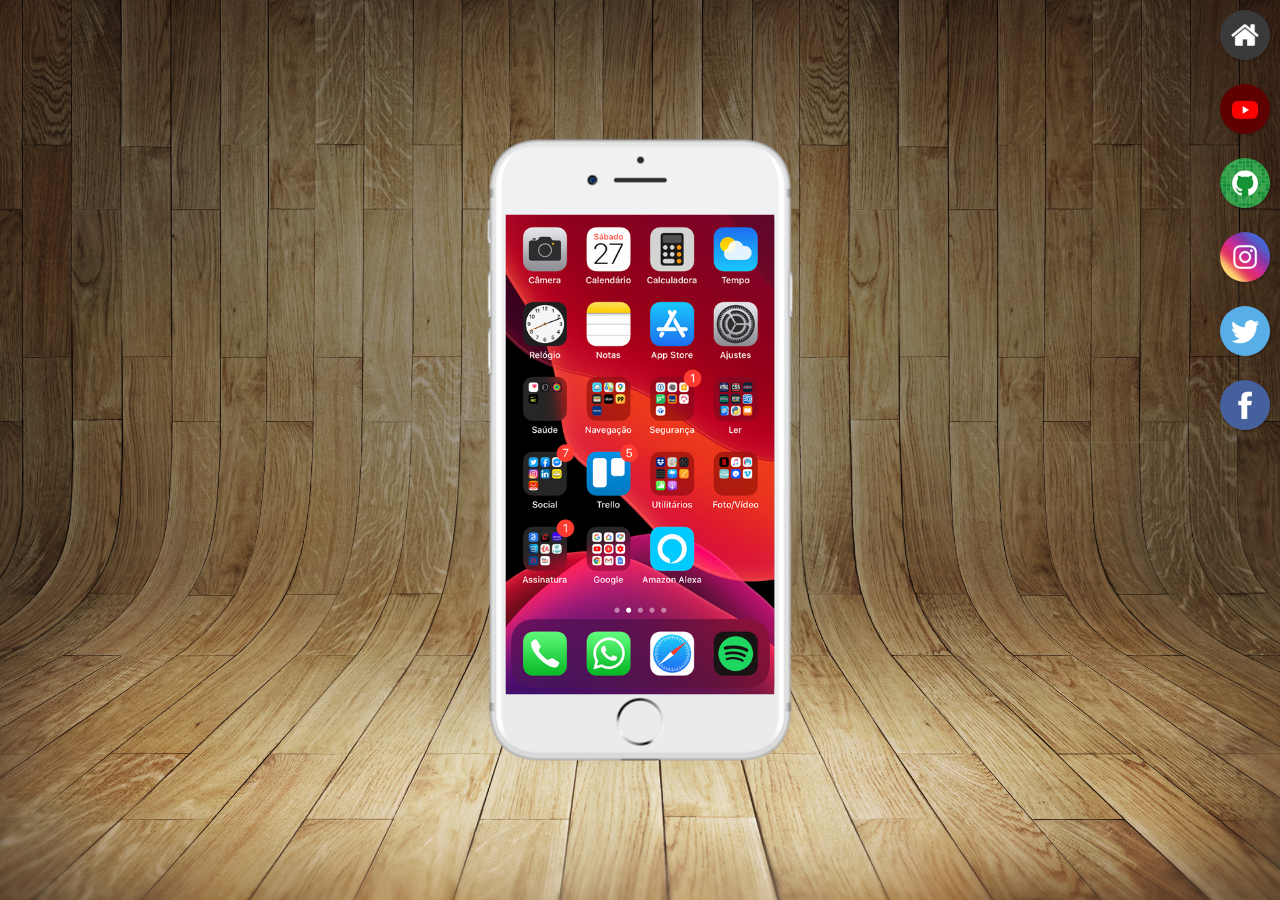
<file: index.html>
<!DOCTYPE html>
<html lang="pt-br">
<head>
    <meta charset="UTF-8">
    <meta http-equiv="X-UA-Compatible" content="IE=edge">
    <meta name="viewport" content="width=device-width, initial-scale=1.0">
    <title>Redes Sociais</title>
    <link rel="shortcut icon" href="pacote-d013/imagens/favicon.ico" type="image/x-icon">
    <link rel="stylesheet" href="estilos/style.css">

</head>

<body>
    <main>
        <section id="celular"> 
            
            <iframe id="tela" name="tela" src="home.html" frameborder="0"></iframe>

        </section>

        <section id="apps">  
            
            <a href="fotos_externas/home.html" target="tela"> <img src="pacote-d013/imagens/logo-home.jpg" alt=""></a><br>

            <a href="fotos_externas/youtube.html" target="tela"> <img src="pacote-d013/imagens/logo-youtube.jpg" alt=""></a><br>

            <a href="fotos_externas/github.html" target="tela"> <img src="pacote-d013/imagens/logo-github.jpg" alt=""></a><br>

            <a href="fotos_externas/instagram.html" target="tela"> <img src="pacote-d013/imagens/logo-instagram.jpg" alt=""></a><br>

            <a href="fotos_externas/twiter.html" target="tela"><img src="pacote-d013/imagens/logo-twitter.jpg" alt=""></a><br>

            <a href="fotos_externas/facebook.html" target="tela"><img src="pacote-d013/imagens/logo-facebook.jpg" alt=""></a><br>

        </section>
    </main>
    
</body>
</html>
</file>
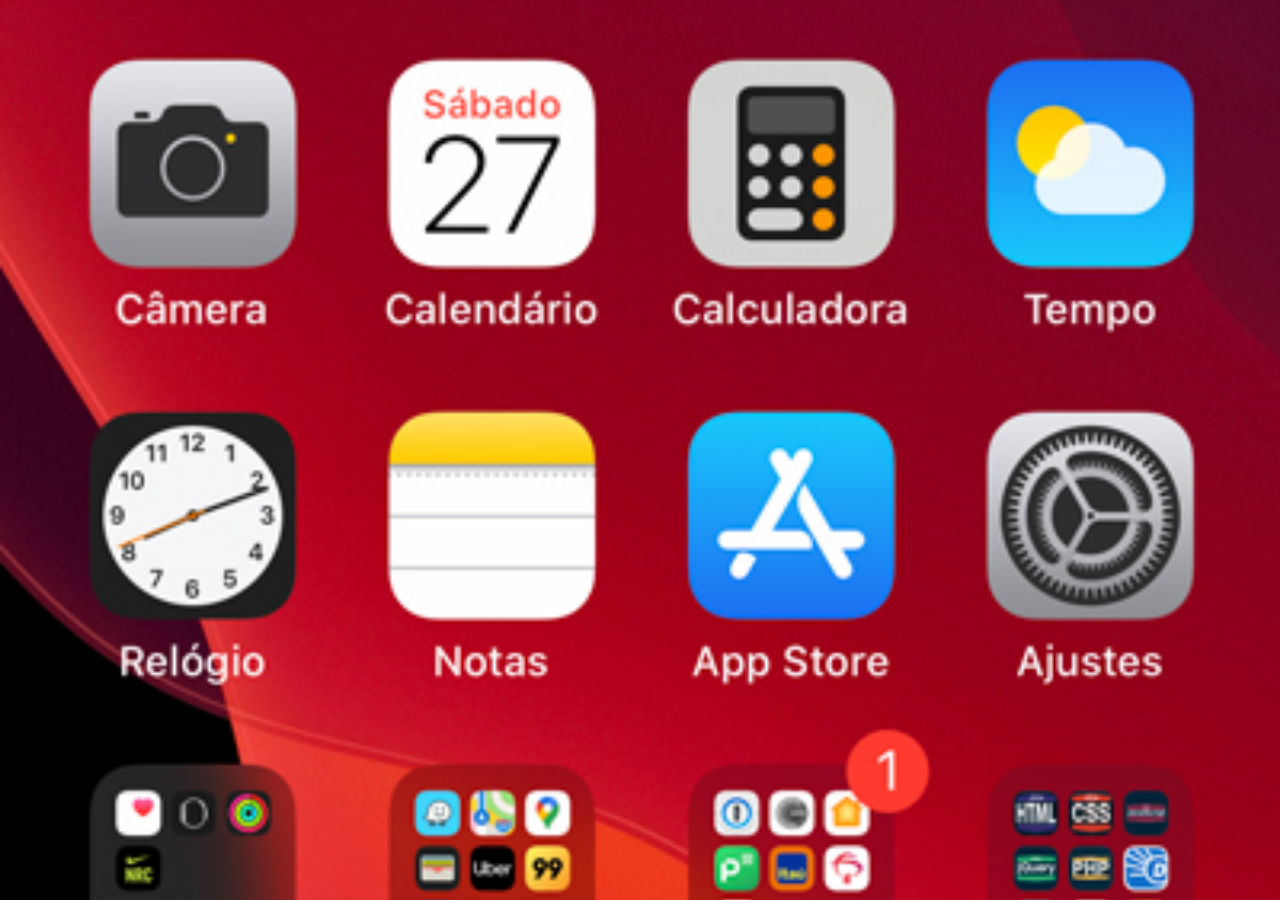
<file: home.html>
<!DOCTYPE html>
<html lang="pt-br">
<head>
    <meta charset="UTF-8">
    <meta http-equiv="X-UA-Compatible" content="IE=edge">
    <meta name="viewport" content="width=device-width, initial-scale=1.0">
    <title>Document</title>
    <style>
        *{ margin: 0px;
        padding: 0px;}

    body{width: 100vw;
        height: 100vh;
        background: url('pacote-d013/imagens/tela-home.jpg') no-repeat top center;
    background-size: cover;
background-position: fixed;}
        
    </style>


</head>
<body>
    
</body>
</html>
</file>
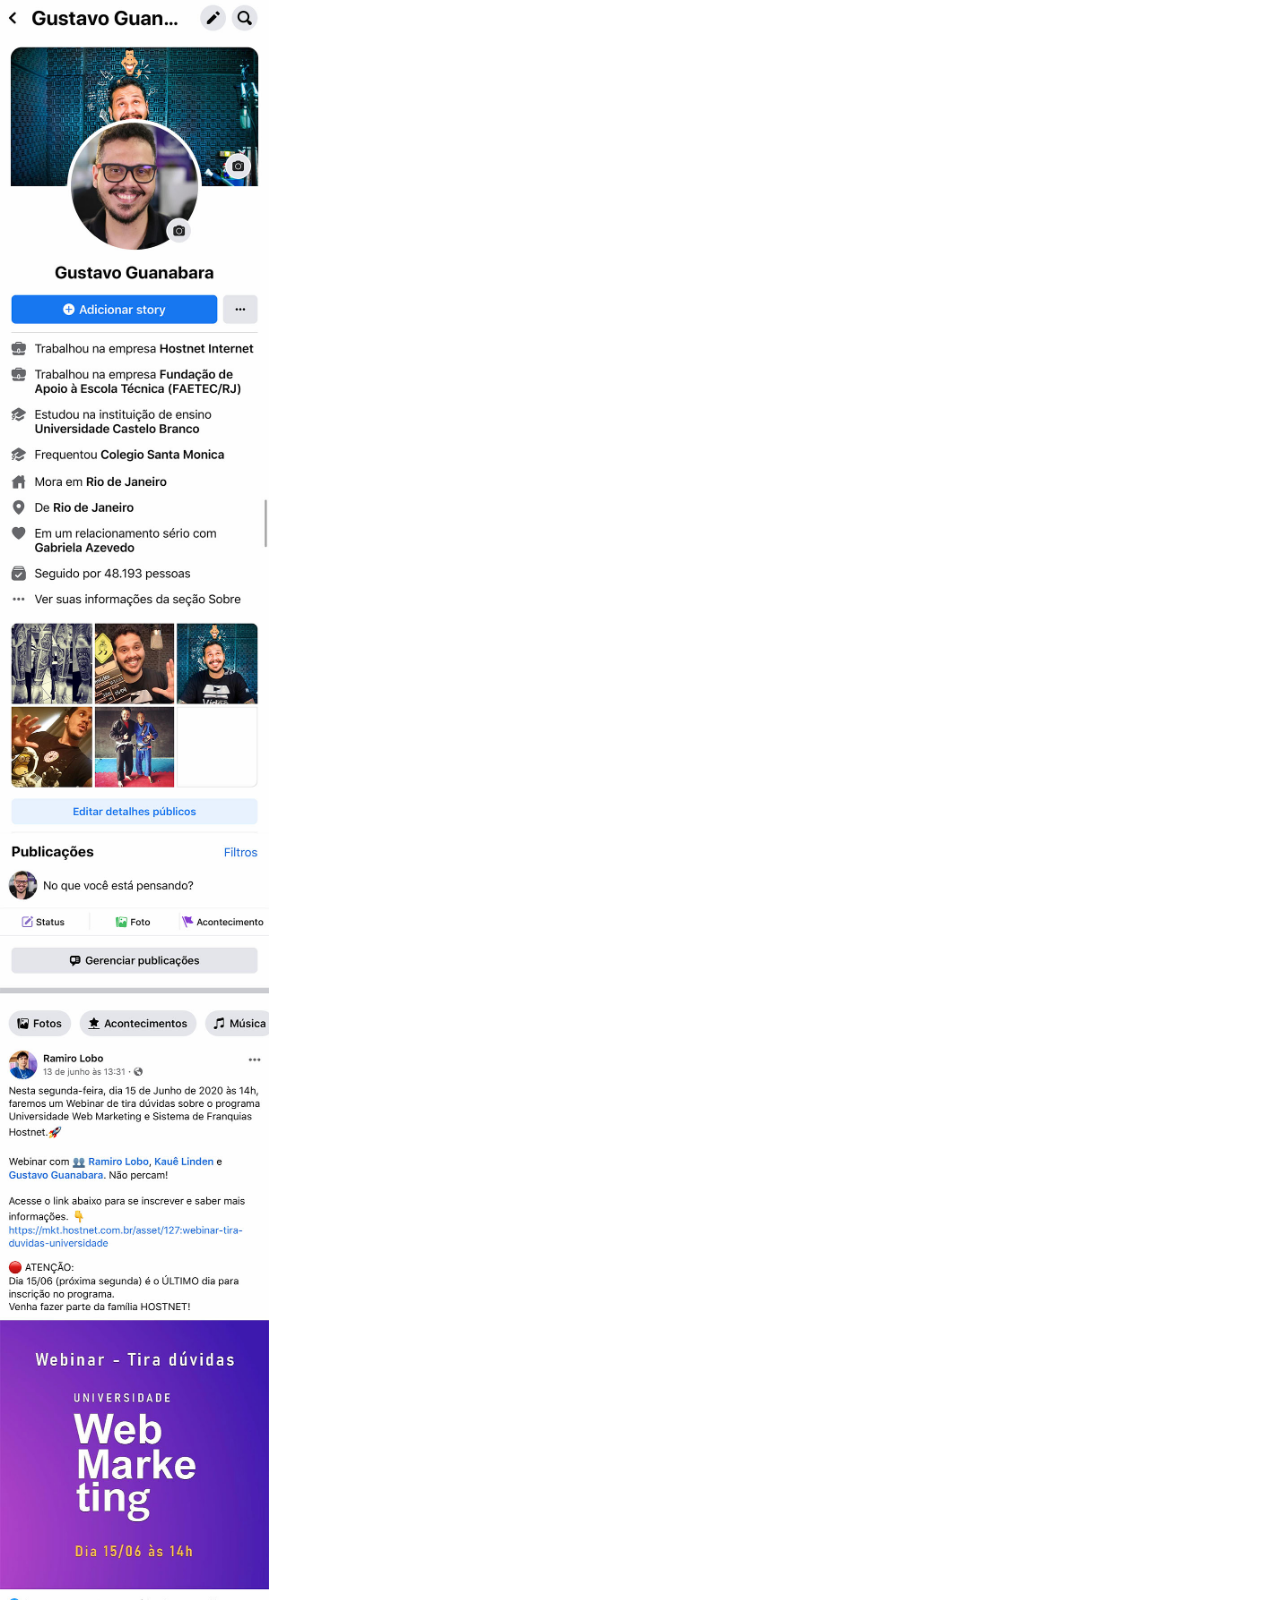
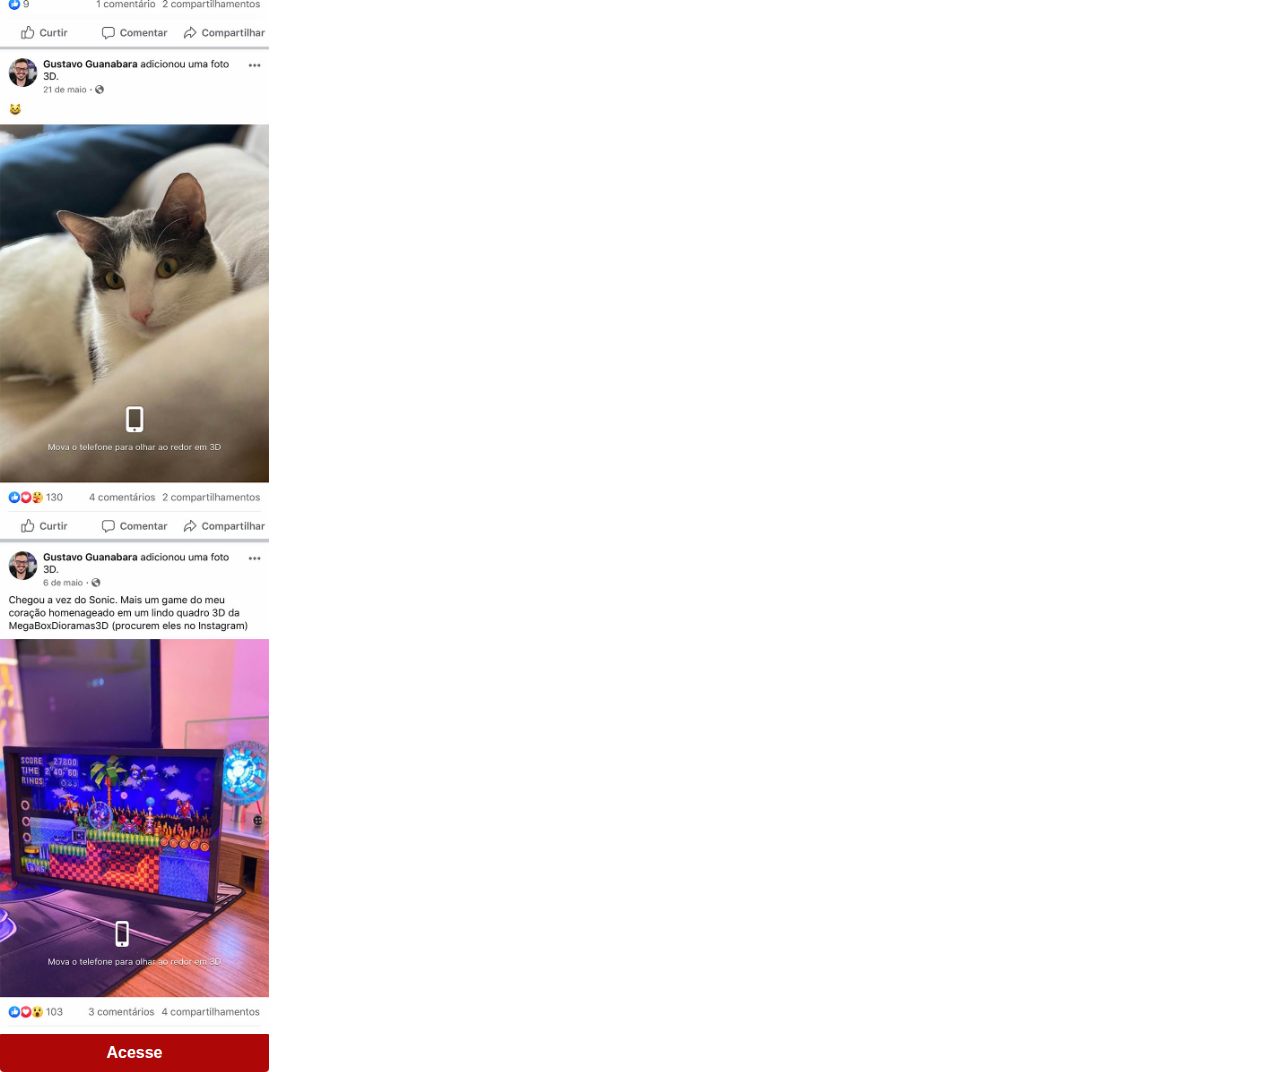
<file: fotos_externas/facebook.html>
<!DOCTYPE html>
<html lang="pt-br">
<head>
    <meta charset="UTF-8">
    <meta http-equiv="X-UA-Compatible" content="IE=edge">
    <meta name="viewport" content="width=device-width, initial-scale=1.0">
    <title>Document</title>
<style>
    
        *{ margin: 0px;
            padding: 0px;}

            ::-webkit-scrollbar{width:0px;height:0px}
    
        img{
            height: 2630px;
            background: no-repeat top center;
        background-size: cover;
    background-position: fixed;
border-radius: 0px 0px 3px 3px;}

    a{ display: block;
        width: 249px;
        font-family: Verdana, Geneva, Tahoma, sans-serif;
        text-align: center;
        padding: 10px;
        margin: 0px;
        color: white;
        font-weight: bolder;
        text-decoration: none;
        background-color: rgb(174, 7, 7);
        border-radius: 1px 1px 4px 4px;
    }

    a:hover{
        color: rgb(230, 230, 230);
        background-color: rgb(220, 10, 10);
    }
 

</style>
</head>
<body>
    <img src="../pacote-d013/imagens/tela-facebook.jpg" alt="">
    <a target="_blank" href="https://www.facebook.com/gustavoguanabara" >Acesse</a>
    
</body>
</html>
</file>
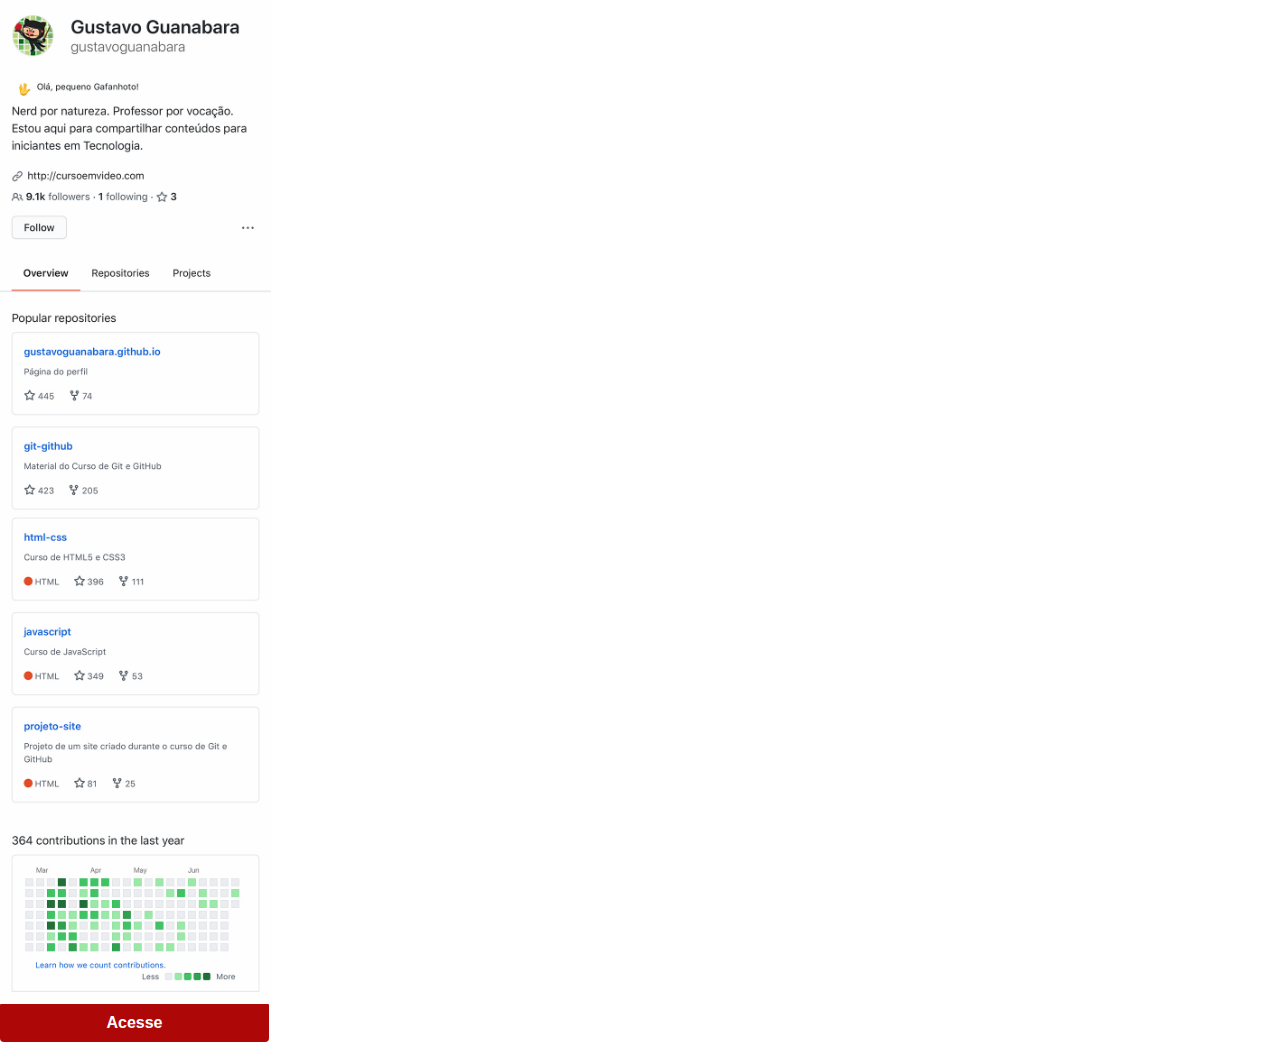
<file: fotos_externas/github.html>
<!DOCTYPE html>
<html lang="pt-br">
<head>
    <meta charset="UTF-8">
    <meta http-equiv="X-UA-Compatible" content="IE=edge">
    <meta name="viewport" content="width=device-width, initial-scale=1.0">
    <title>Document</title>
<style>
    
        *{ margin: 0px;
        padding: 0px;}
    
            ::-webkit-scrollbar{width:0px;height:0px}
        img{
            height: 1000px;
            background: no-repeat top center;
            background-size: cover;
            background-position: fixed;
        border-radius: 0px 0px 4px 4px;}

    a{ display: block;
        width: 249px;
        font-family: Verdana, Geneva, Tahoma, sans-serif;
        text-align: center;
        padding: 10px;
        margin: 0px;
        color: white;
        font-weight: bolder;
        text-decoration: none;
        background-color: rgb(174, 7, 7);
        border-radius: 1px 1px 4px 4px;
    }

    a:hover{
        color: rgb(230, 230, 230);
        background-color: rgb(220, 10, 10);
    }

</style>
</head>
<body>
    <img src="../pacote-d013/imagens/tela-github.jpg" alt="">

    <a target="_blank" href="https://gustavoguanabara.github.io/" >Acesse</a>
    
</body>
</html>
</file>
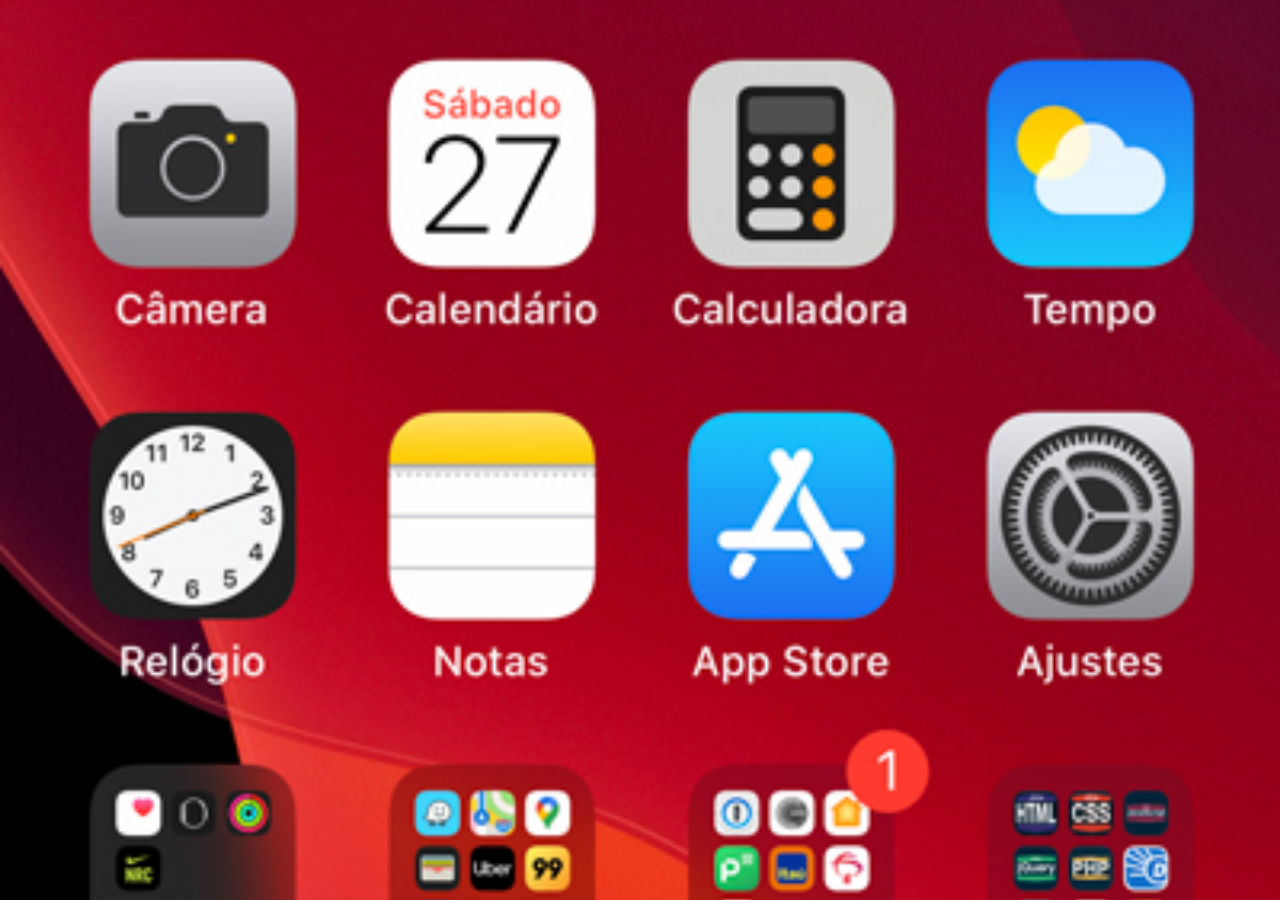
<file: fotos_externas/home.html>
<!DOCTYPE html>
<html lang="pt-br">
<head>
    <meta charset="UTF-8">
    <meta http-equiv="X-UA-Compatible" content="IE=edge">
    <meta name="viewport" content="width=device-width, initial-scale=1.0">
    <title>Document</title>
<style>
    
        *{ margin: 0px;
            padding: 0px;}
    
        body{width: 100vw;
            height: 100vh;
            background: url(../pacote-d013/imagens/tela-home.jpg) no-repeat top center;
        background-size: cover;
    background-position: fixed;}

</style>
</head>
<body>
    
</body>
</html>
</file>
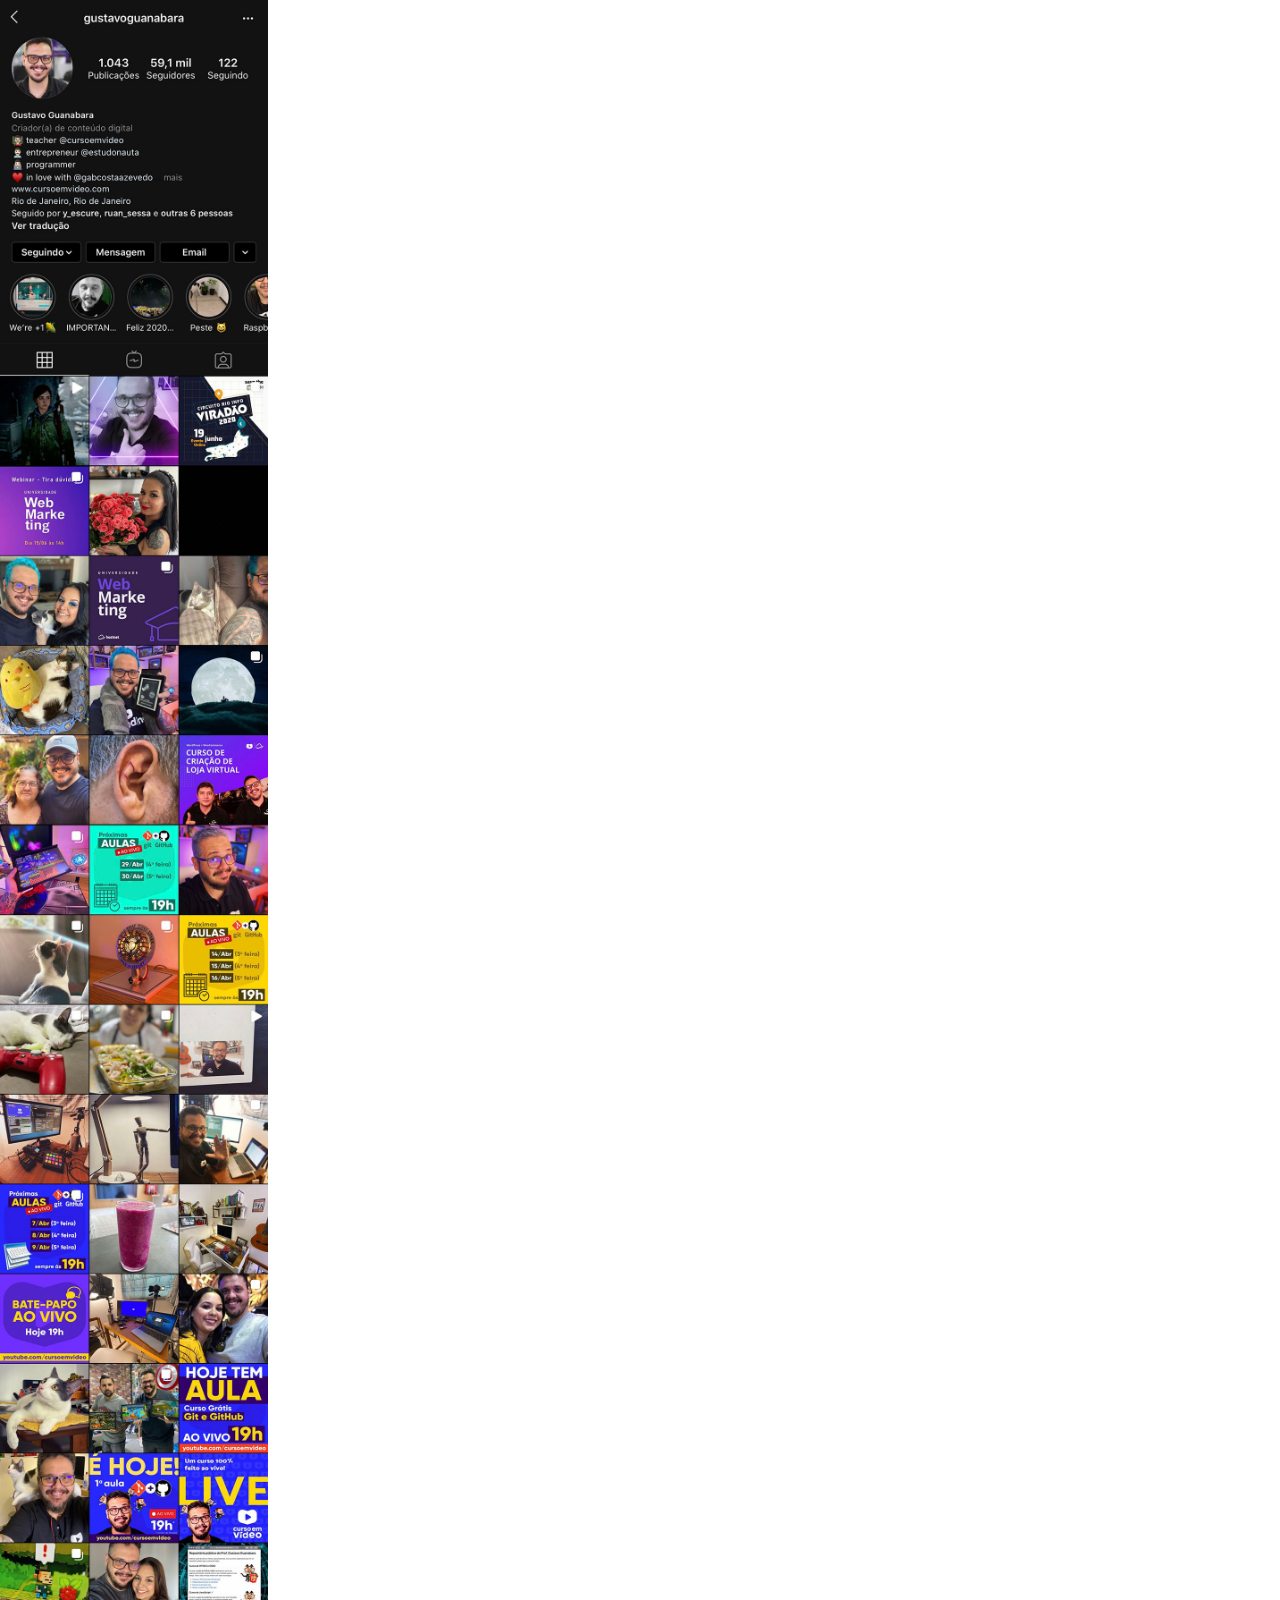
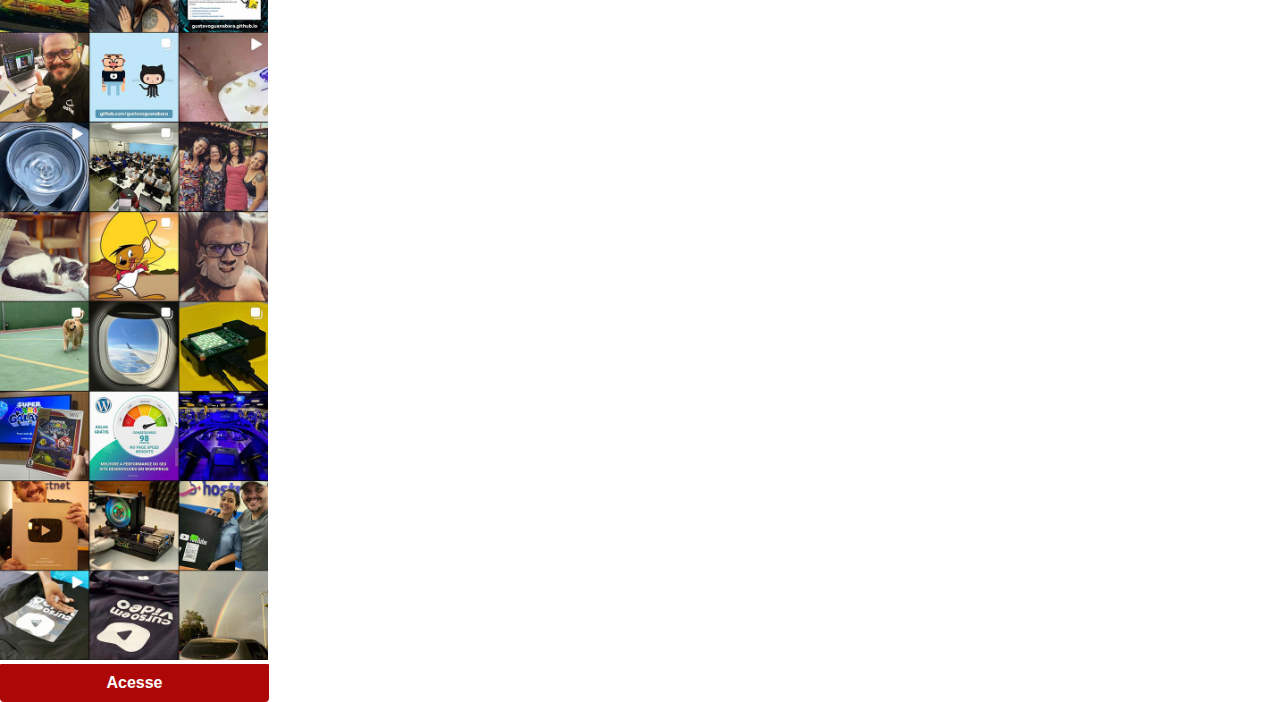
<file: fotos_externas/instagram.html>
<!DOCTYPE html>
<html lang="pt-br">
<head>
    <meta charset="UTF-8">
    <meta http-equiv="X-UA-Compatible" content="IE=edge">
    <meta name="viewport" content="width=device-width, initial-scale=1.0">
    <title>Document</title>
<style>
    
        *{ margin: 0px;
            padding: 0px;}

            ::-webkit-scrollbar{width:0px;height:0px}
    
        img{
            height: 2260px;
            background: no-repeat top center;
        background-size: cover;
    background-position: fixed;}

    a{ display: block;
        width: 249px;
        font-family: Verdana, Geneva, Tahoma, sans-serif;
        text-align: center;
        padding: 10px;
        margin: 0px;
        color: white;
        font-weight: bolder;
        text-decoration: none;
        background-color: rgb(174, 7, 7);
        border-radius: 1px 1px 4px 4px;
    }

    a:hover{
        color: rgb(230, 230, 230);
        background-color: rgb(220, 10, 10);
    }

</style>
</head>
<body>

    <img src="../pacote-d013/imagens/tela-instagram.jpg" alt="">
    <a target="_blank" href="https://www.instagram.com/gustavoguanabara/" >Acesse</a>
    
</body>
</html>
</file>
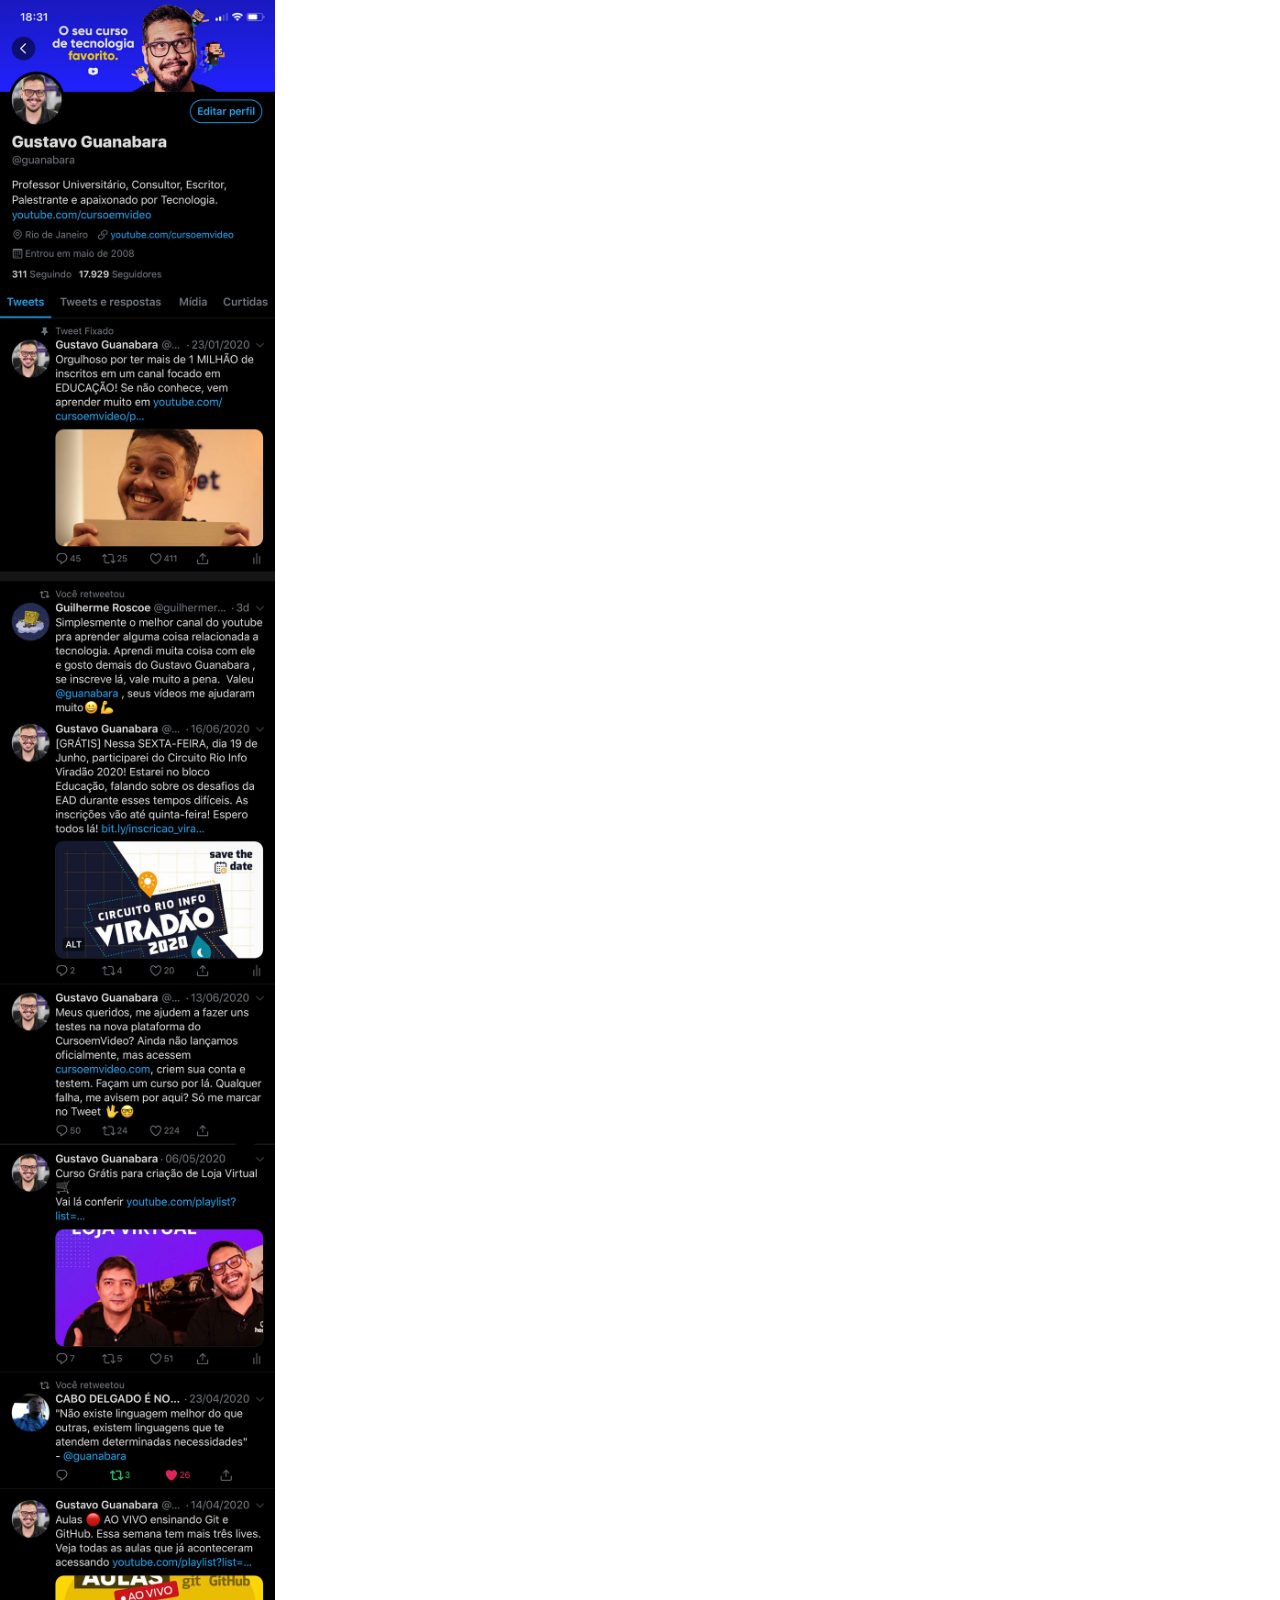
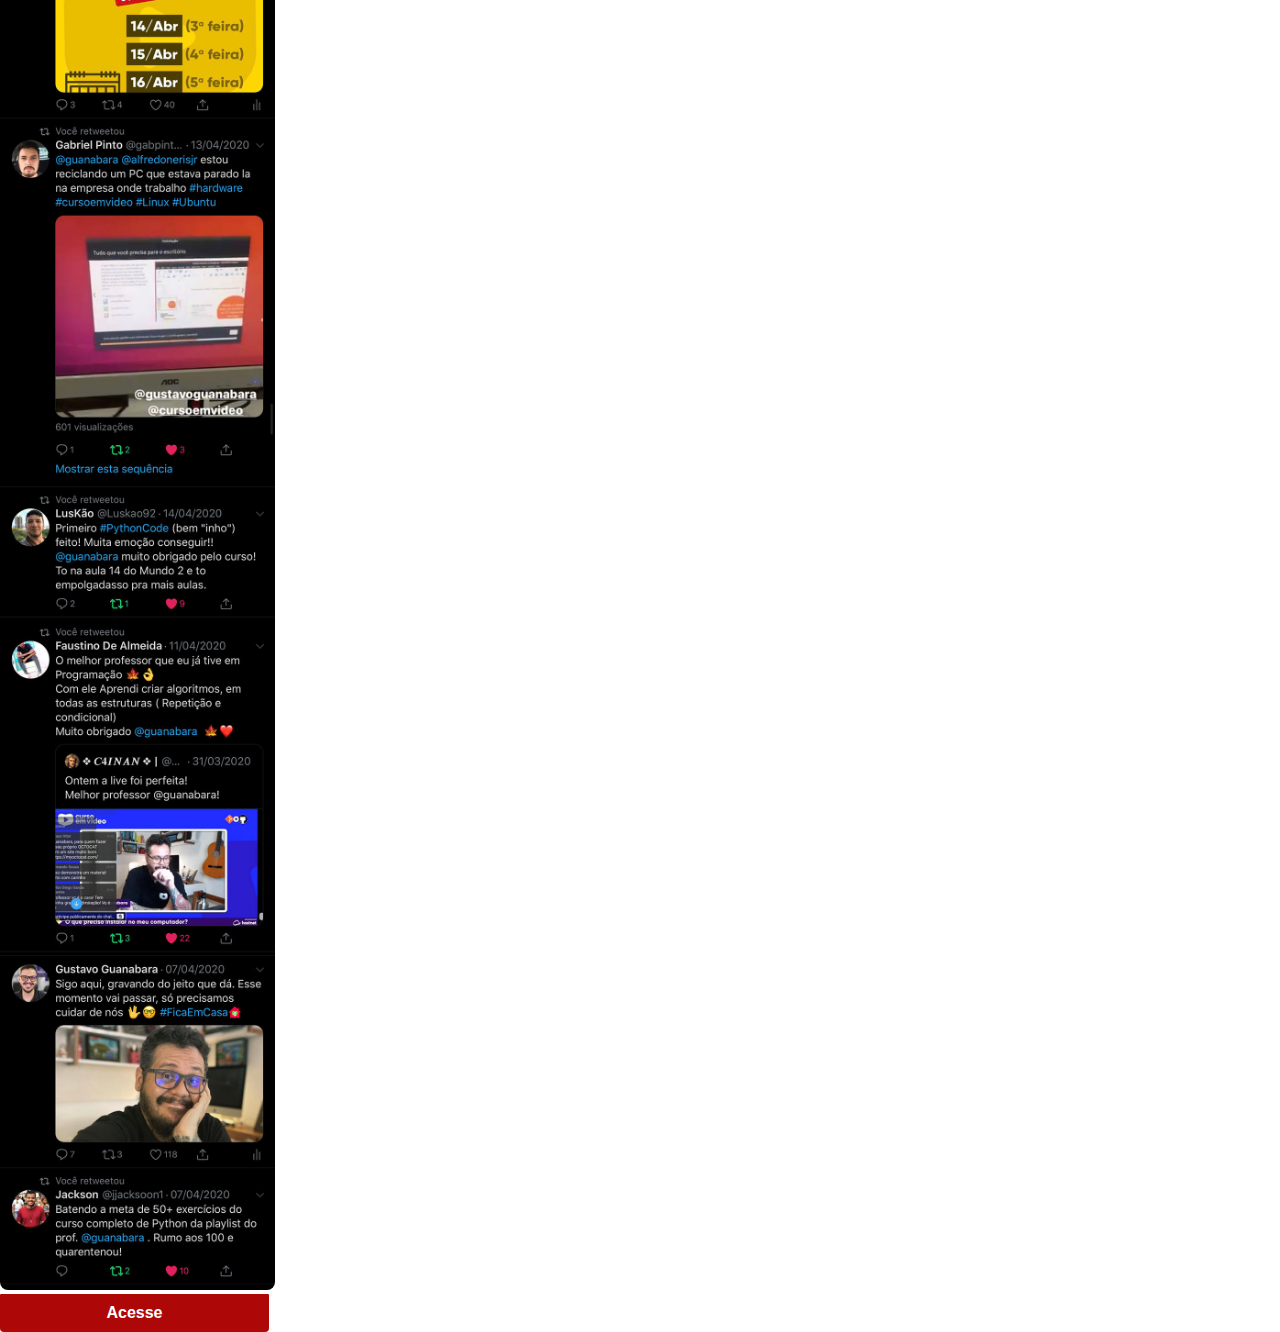
<file: fotos_externas/twiter.html>
<!DOCTYPE html>
<html lang="pt-br">
<head>
    <meta charset="UTF-8">
    <meta http-equiv="X-UA-Compatible" content="IE=edge">
    <meta name="viewport" content="width=device-width, initial-scale=1.0">
    <title>Document</title>
<style>
    
        *{ margin: 0px;
            padding: 0px;}

        ::-webkit-scrollbar{width:0px;height:0px;}
    
        img{
            height: 2890px;
            background: no-repeat top center;
        background-size: cover;
    background-position: fixed;
border-radius: 0px 0px 8px 8px;}

    a{ display: block;
        width: 249px;
        font-family: Verdana, Geneva, Tahoma, sans-serif;
        text-align: center;
        padding: 10px;
        margin: 0px;
        color: white;
        font-weight: bolder;
        text-decoration: none;
        background-color: rgb(174, 7, 7);
        border-radius: 1px 1px 4px 4px;
    }

    a:hover{
        color: rgb(230, 230, 230);
        background-color: rgb(220, 10, 10);
    }

</style>
</head>
<body>

    <img src="../pacote-d013/imagens/tela-twitter.jpg" alt="">
    <a target="_blank" href="https://twitter.com/guanabara" >Acesse</a>
    
</body>
</html>
</file>
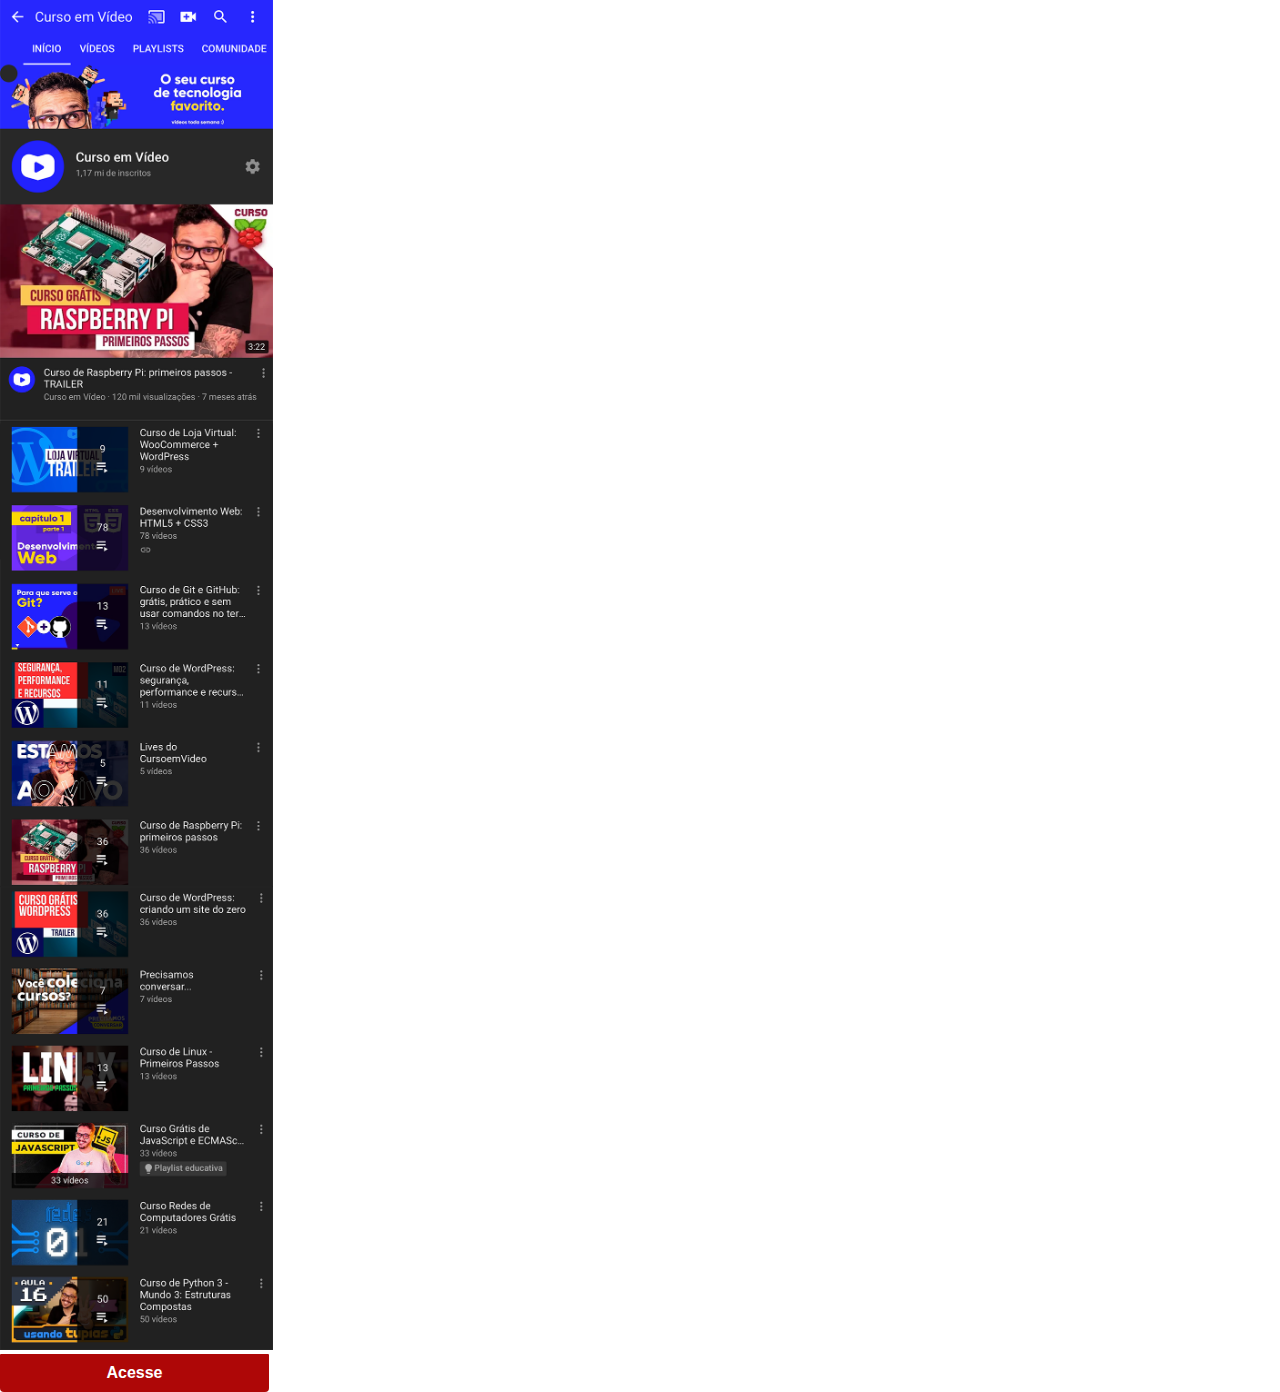
<file: fotos_externas/youtube.html>
<!DOCTYPE html>
<html lang="pt-br">
<head>
    <meta charset="UTF-8">
    <meta http-equiv="X-UA-Compatible" content="IE=edge">
    <meta name="viewport" content="width=device-width, initial-scale=1.0">
    <title>Document</title>
<style>
    *{
        padding: 0px;
        margin: 0px;
    }
    
    ::-webkit-scrollbar{
        width: 0px;
        height: 0px;
    }
    
        img{
            height: 1350px;
            background: no-repeat top center;
        background-size: cover;
    background-position: fixed;}

    a{ display: block;
        width: 249px;
        font-family: Verdana, Geneva, Tahoma, sans-serif;
        text-align: center;
        padding: 10px;
        margin: 0px;
        color: white;
        font-weight: bolder;
        text-decoration: none;
        background-color: rgb(174, 7, 7);
        border-radius: 1px 1px 4px 4px;
    }

    a:hover{
        color: rgb(230, 230, 230);
        background-color: rgb(220, 10, 10);
    }

</style>
</head>
<body>

    <img src="../pacote-d013/imagens/tela-youtube.png" alt="">
    <a  target="_blank" href="https://www.youtube.com/@CursoemVideo/playlists">Acesse</a>
    
</body>
</html>
</file>
<file: estilos/style.css>
@charset "UTF-8";

*{
    margin: 0px;
    padding: 0px;
}

html, body{background-image: url(../pacote-d013/imagens/fundo-madeira.jpg);
width: 100vw;
height: 100vh;
}

body{
    background: url('../pacote-d013/imagens/fundo-madeira.jpg')
    no-repeat top center;
    background-size: cover;
    background-attachment: fixed;
}

main{
position: relative;
height: 100vh;}

#celular{
    position: absolute;
    background: url(../pacote-d013/imagens/frame-iphone.png);
    width: 311px;
    height: 627px;

    top: 50%;
    left: 50%;

    transform: translate(-50%,-50%);
}

#tela{
    position: relative;
    top: 78px;
    left: 21px;

    width: 269px;
    height: 480px;
}

section#apps{ text-align: right;}

#apps img{
    width: 50px;
    height: 50px;
    border-radius: 50%;
    margin: 10px;
    box-shadow: 1px 1px 1px 1px rgba(0, 0, 0, 0.148);
    box-sizing: border-box;
}

#apps img:hover{
    border: 2px solid rgba(255, 255, 255, 0.673);
}
</file>
